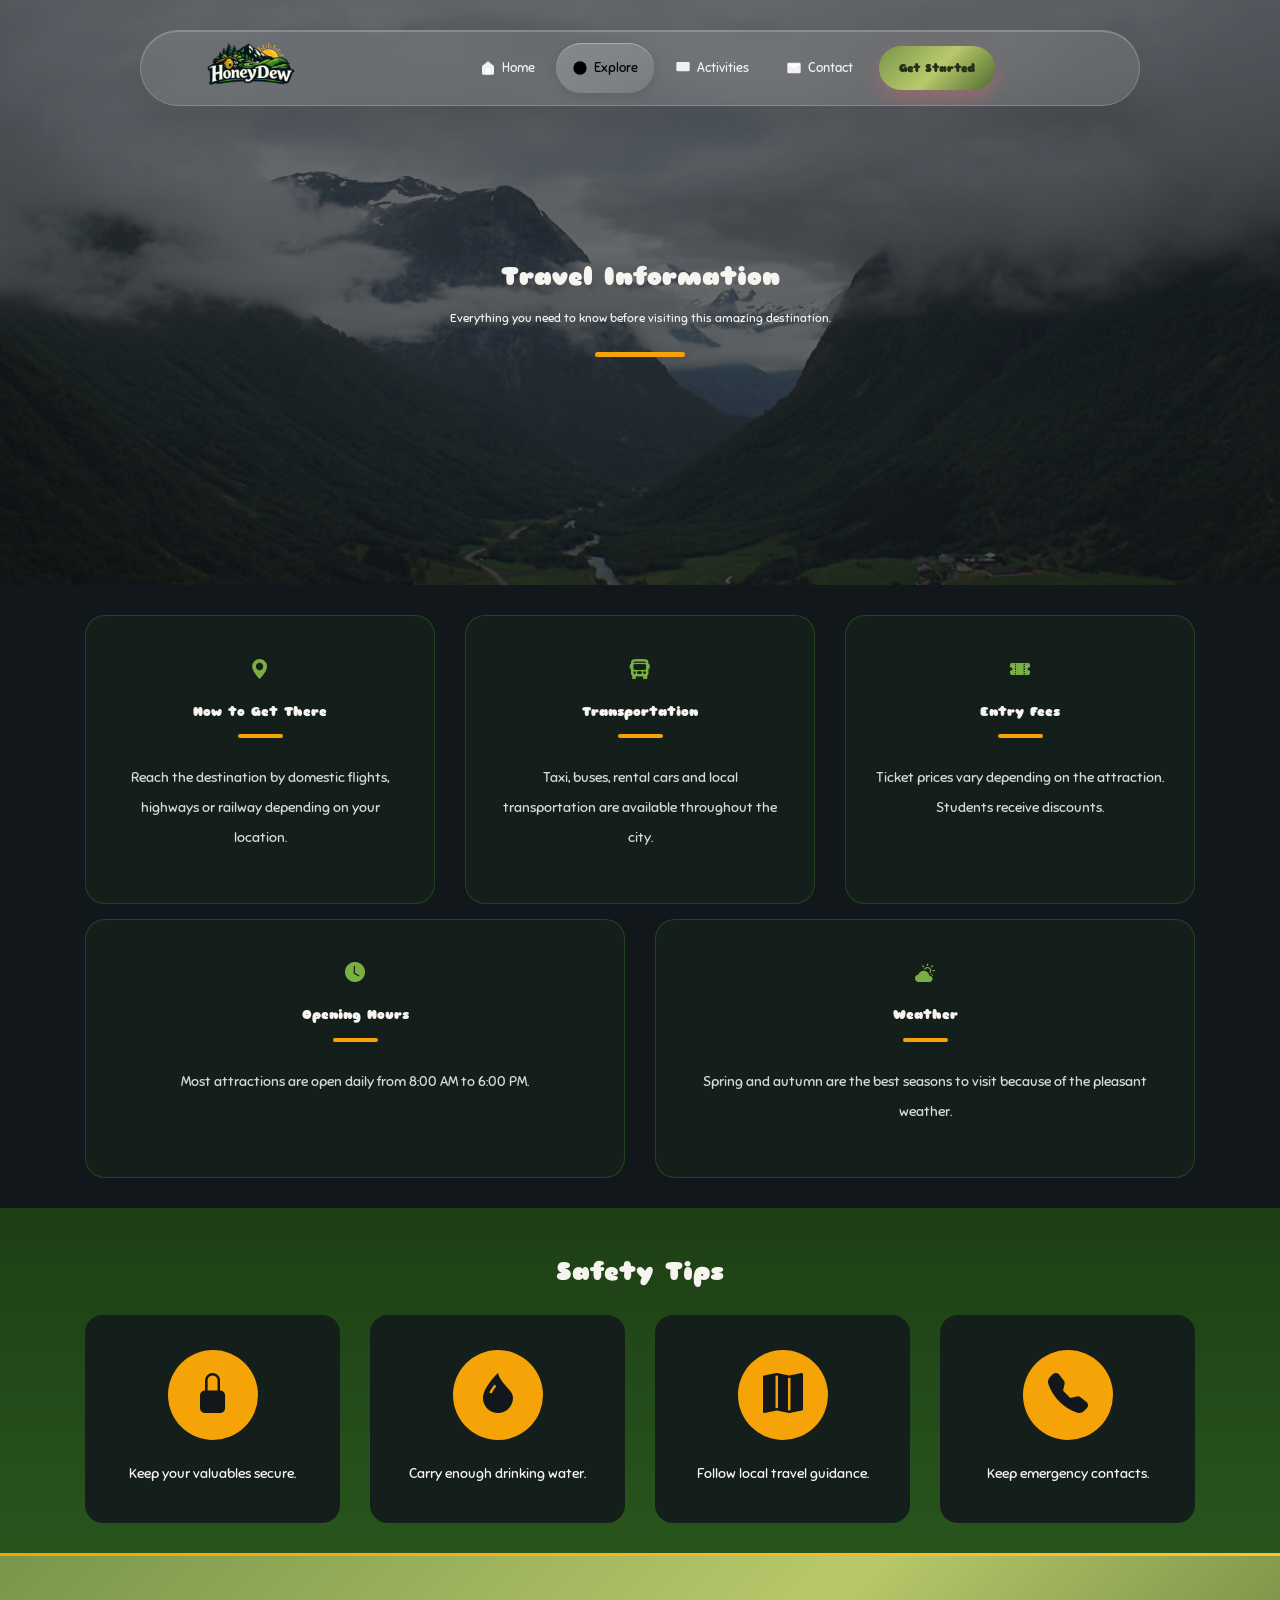
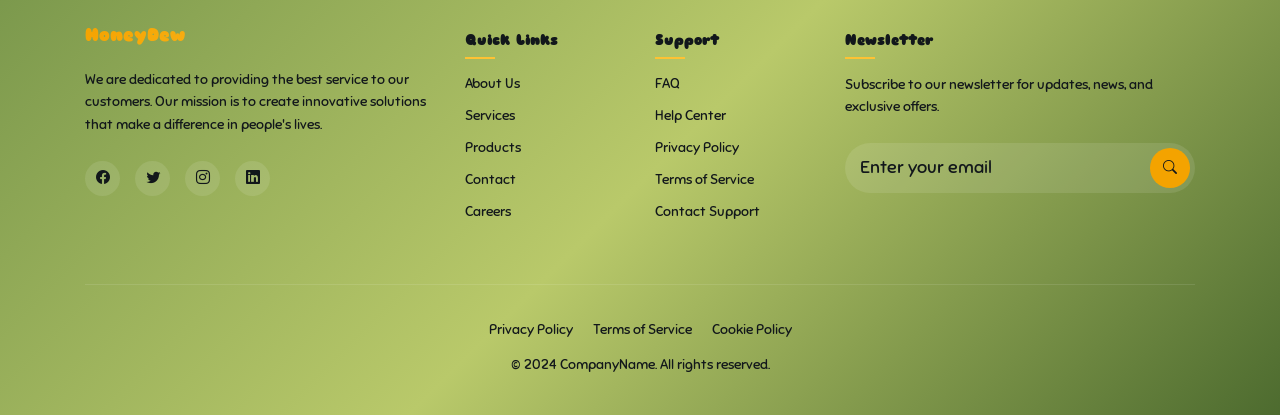
<file: Azadeh Explore.html>
<!doctype html>
<html lang="en">
  <head>
    <meta charset="UTF-8" />
    <meta name="viewport" content="width=device-width, initial-scale=1.0" />
    <title>Document</title>
    <link
      href="https://cdn.jsdelivr.net/npm/bootstrap@5.3.3/dist/css/bootstrap.min.css"
      rel="stylesheet"
    />
    <link
      href="https://maxcdn.bootstrapcdn.com/bootstrap/3.3.7/css/bootstrap.min.css"
      rel="stylesheet"
      integrity="sha384-BVYiiSIFeK1dGmJRAkycuHAHRg32OmUcww7on3RYdg4Va+PmSTsz/K68vbdEjh4u"
      crossorigin="anonymous"
    />
    <link
      rel="stylesheet"
      href="https://cdn.jsdelivr.net/npm/bootstrap-icons@1.11.3/font/bootstrap-icons.min.css"
    />
    <link rel="stylesheet" href="style.css" />
    <link rel="stylesheet" href="Azadeh style.css" />

    <link rel="preconnect" href="https://fonts.googleapis.com" />
    <link rel="preconnect" href="https://fonts.gstatic.com" crossorigin />
    <link
      href="https://fonts.googleapis.com/css2?family=Sniglet:wght@400;800&display=swap"
      rel="stylesheet"
    />
  </head>
  <body>
    <!-- Floating Background Elements -->
    <div class="floating-elements">
      <div class="floating-circle"></div>
      <div class="floating-circle"></div>
      <div class="floating-circle"></div>
    </div>

    <!-- Advanced Navigation Bar -->
    <nav class="navbar-container">
      <div class="navbar">
        <!-- Brand/Logo -->
        <div class="navbar-brand d-flex">
          <a href="#" class="text-decoration-none"
            ><img
              src="pictures/aca7b375-2e96-413a-af42-244dd7e7b7cf.png"
              alt=""
              class="logo"
              style="height: 9.3rem;"
          /></a>
        </div>
        <!-- Navigation Links -->
        <ul class="navbar-nav" id="navbarNav">
          <li class="nav-item">
            <a href="index.html" class="nav-link ">
              <svg class="nav-icon" viewBox="0 0 24 24">
                <path d="M3 9l9-7 9 7v11a2 2 0 0 1-2 2H5a2 2 0 0 1-2-2z"></path>
                <polyline points="9,22 9,12 15,12 15,22"></polyline>
              </svg>
              <span>Home</span>
            </a>
          </li>
          <li class="nav-item">
            <a href="Azadeh Explore.html" class="nav-link active">
              <svg class="nav-icon" viewBox="0 0 24 24">
                <circle cx="12" cy="12" r="10"></circle>
                <line x1="12" y1="16" x2="12" y2="12"></line>
                <line x1="12" y1="8" x2="12.01" y2="8"></line>
              </svg>
              <span>Explore</span>
            </a>
          </li>
          <li class="nav-item">
            <a href="activities.html" class="nav-link">
              <svg class="nav-icon" viewBox="0 0 24 24">
                <rect x="2" y="3" width="20" height="14" rx="2" ry="2"></rect>
                <line x1="8" y1="21" x2="16" y2="21"></line>
                <line x1="12" y1="17" x2="12" y2="21"></line>
              </svg>
              <span>Activities</span>
            </a>
          </li>
          <li class="nav-item">
            <a href="contact.html" class="nav-link">
              <svg class="nav-icon" viewBox="0 0 24 24">
                <path
                  d="M4 4h16c1.1 0 2 .9 2 2v12c0 1.1-.9 2-2 2H4c-1.1 0-2-.9-2-2V6c0-1.1.9-2 2-2z"
                ></path>
                <polyline points="22,6 12,13 2,6"></polyline>
              </svg>
              <span>Contact</span>
            </a>
          </li>
          <li class="nav-item">
            <a href="#cta" class="cta-button"> Get Started </a>
          </li>
        </ul>

        <!-- Mobile Toggle -->
        <button class="mobile-toggle" id="mobileToggle">
          <div class="hamburger">
            <span></span>
            <span></span>
            <span></span>
          </div>
        </button>
      </div>
    </nav>

    <!-- Mobile Menu Overlay -->
    <div class="mobile-menu-overlay" id="mobileMenuOverlay"></div>

    <!-- Mobile Menu -->
    <div class="mobile-menu" id="mobileMenu">
      <div class="mobile-menu-header">
        <a href="#" class="mobile-menu-brand">
          <div class="logo-icon"></div>
          <span class="brand-text">HoneyDew</span>
        </a>
        <button class="mobile-menu-close" id="mobileMenuClose">
          <span>×</span>
        </button>
      </div>

      <ul class="mobile-menu-nav">
        <li class="mobile-menu-item">
          <a href="#home" class="mobile-menu-link active">
            <svg class="mobile-menu-icon" viewBox="0 0 24 24">
              <path d="M3 9l9-7 9 7v11a2 2 0 0 1-2 2H5a2 2 0 0 1-2-2z"></path>
              <polyline points="9,22 9,12 15,12 15,22"></polyline>
            </svg>
            <span>Home</span>
          </a>
        </li>
        <li class="mobile-menu-item">
          <a href="#explore" class="mobile-menu-link">
            <svg class="mobile-menu-icon" viewBox="0 0 24 24">
              <circle cx="12" cy="12" r="10"></circle>
              <line x1="12" y1="16" x2="12" y2="12"></line>
              <line x1="12" y1="8" x2="12.01" y2="8"></line>
            </svg>
            <span>Explore</span>
          </a>
        </li>
        <li class="mobile-menu-item">
          <a href="#activities" class="mobile-menu-link">
            <svg class="mobile-menu-icon" viewBox="0 0 24 24">
              <rect x="2" y="3" width="20" height="14" rx="2" ry="2"></rect>
              <line x1="8" y1="21" x2="16" y2="21"></line>
              <line x1="12" y1="17" x2="12" y2="21"></line>
            </svg>
            <span>Activities</span>
          </a>
        </li>
        <li class="mobile-menu-item">
          <a href="#contact" class="mobile-menu-link">
            <svg class="mobile-menu-icon" viewBox="0 0 24 24">
              <path
                d="M4 4h16c1.1 0 2 .9 2 2v12c0 1.1-.9 2-2 2H4c-1.1 0-2-.9-2-2V6c0-1.1.9-2 2-2z"
              ></path>
              <polyline points="22,6 12,13 2,6"></polyline>
            </svg>
            <span>Contact</span>
          </a>
        </li>
      </ul>

      <div class="mobile-cta">
        <a href="#cta" class="mobile-cta-button"> Get Started </a>
      </div>
    </div>

    <!-- Azadeh part -->
    <div class="container-fluid Azadeh px-0">
      <main>
        <!-- HERO -->
        <section class="hero">
          <div class="container mt-5">
            <div class="hero-content text-center mt-5">
              <h1>Travel Information</h1>

              <p>
                Everything you need to know before visiting this amazing
                destination.
              </p>

              <div class="hero-line"></div>
            </div>
          </div>
        </section>

        <!-- Travel Information -->

        <section class="travel-info py-5">
          <div class="container">
            <div class="row g-4">
              <div class="col-lg-4 col-md-6">
                <div class="travel-card">
                  <i class="bi bi-geo-alt-fill"></i>

                  <h3>How to Get There</h3>

                  <div class="title-line"></div>

                  <p>
                    Reach the destination by domestic flights, highways or
                    railway depending on your location.
                  </p>
                </div>
              </div>

              <div class="col-lg-4 col-md-6">
                <div class="travel-card">
                  <i class="bi bi-bus-front-fill"></i>

                  <h3>Transportation</h3>

                  <div class="title-line"></div>

                  <p>
                    Taxi, buses, rental cars and local transportation are
                    available throughout the city.
                  </p>
                </div>
              </div>

              <div class="col-lg-4 col-md-6">
                <div class="travel-card">
                  <i class="bi bi-ticket-perforated-fill"></i>

                  <h3>Entry Fees</h3>

                  <div class="title-line"></div>

                  <p>
                    Ticket prices vary depending on the attraction. Students
                    receive discounts.
                  </p>
                </div>
              </div>

              <div class="col-lg-6">
                <div class="travel-card">
                  <i class="bi bi-clock-fill"></i>

                  <h3>Opening Hours</h3>

                  <div class="title-line"></div>

                  <p>
                    Most attractions are open daily from 8:00 AM to 6:00 PM.
                  </p>
                </div>
              </div>

              <div class="col-lg-6">
                <div class="travel-card">
                  <i class="bi bi-cloud-sun-fill"></i>

                  <h3>Weather</h3>

                  <div class="title-line"></div>

                  <p>
                    Spring and autumn are the best seasons to visit because of
                    the pleasant weather.
                  </p>
                </div>
              </div>
            </div>
          </div>
        </section>

        <!-- Safety -->

        <section class="safety py-5">
          <div class="container">
            <h2 class="text-center mb-5">Safety Tips</h2>

            <div class="row g-4">
              <div class="col-lg-3 col-sm-6">
                <div class="tip">
                  <div class="circle">
                    <i class="bi bi-lock-fill"></i>
                  </div>

                  <p>Keep your valuables secure.</p>
                </div>
              </div>

              <div class="col-lg-3 col-sm-6">
                <div class="tip">
                  <div class="circle">
                    <i class="bi bi-droplet-fill"></i>
                  </div>

                  <p>Carry enough drinking water.</p>
                </div>
              </div>

              <div class="col-lg-3 col-sm-6">
                <div class="tip">
                  <div class="circle">
                    <i class="bi bi-map-fill"></i>
                  </div>

                  <p>Follow local travel guidance.</p>
                </div>
              </div>

              <div class="col-lg-3 col-sm-6">
                <div class="tip">
                  <div class="circle">
                    <i class="bi bi-telephone-fill"></i>
                  </div>

                  <p>Keep emergency contacts.</p>
                </div>
              </div>
            </div>
          </div>
        </section>
      </main>
    </div>

    <!--footer-->

    <footer class="footer" style="color: #12171b">
      <div class="container">
        <div class="row">
          <div class="col-lg-4 footer-section">
            <div class="footer-logo">HoneyDew</div>
            <p class="footer-about">
              We are dedicated to providing the best service to our customers.
              Our mission is to create innovative solutions that make a
              difference in people's lives.
            </p>
            <div class="social-links">
              <a href="#" class="social-icon"><i class="bi bi-facebook"></i></a>
              <a href="#" class="social-icon"><i class="bi bi-twitter"></i></a>
              <a href="#" class="social-icon"
                ><i class="bi bi-instagram"></i
              ></a>
              <a href="#" class="social-icon"><i class="bi bi-linkedin"></i></a>
            </div>
          </div>

          <div class="col-lg-2 col-md-6 footer-section">
            <h5>Quick Links</h5>
            <ul class="footer-links">
              <li><a href="#">About Us</a></li>
              <li><a href="#">Services</a></li>
              <li><a href="#">Products</a></li>
              <li><a href="#">Contact</a></li>
              <li><a href="#">Careers</a></li>
            </ul>
          </div>

          <div class="col-lg-2 col-md-6 footer-section">
            <h5>Support</h5>
            <ul class="footer-links">
              <li><a href="#">FAQ</a></li>
              <li><a href="#">Help Center</a></li>
              <li><a href="#">Privacy Policy</a></li>
              <li><a href="#">Terms of Service</a></li>
              <li><a href="#">Contact Support</a></li>
            </ul>
          </div>

          <div class="col-lg-4 footer-section">
            <h5>Newsletter</h5>
            <p class="footer-about">
              Subscribe to our newsletter for updates, news, and exclusive
              offers.
            </p>
            <div class="footer-newsletter">
              <input type="email" placeholder="Enter your email" />
              <button class="newsletter-btn">
                <i class="bi bi-search"></i>
              </button>
            </div>
          </div>
        </div>

        <div class="footer-bottom">
          <ul class="footer-bottom-links">
            <li><a href="#">Privacy Policy</a></li>
            <li><a href="#">Terms of Service</a></li>
            <li><a href="#">Cookie Policy</a></li>
          </ul>
          <p>© 2024 CompanyName. All rights reserved.</p>
        </div>
      </div>
    </footer>

    <script
      src="https://cdn.jsdelivr.net/npm/bootstrap@5.3.8/dist/js/bootstrap.bundle.min.js"
      integrity="sha384-FKyoEForCGlyvwx9Hj09JcYn3nv7wiPVlz7YYwJrWVcXK/BmnVDxM+D2scQbITxI"
      crossorigin="anonymous"
    ></script>
    <script src="app.js"></script>
  </body>
</html>
</file>
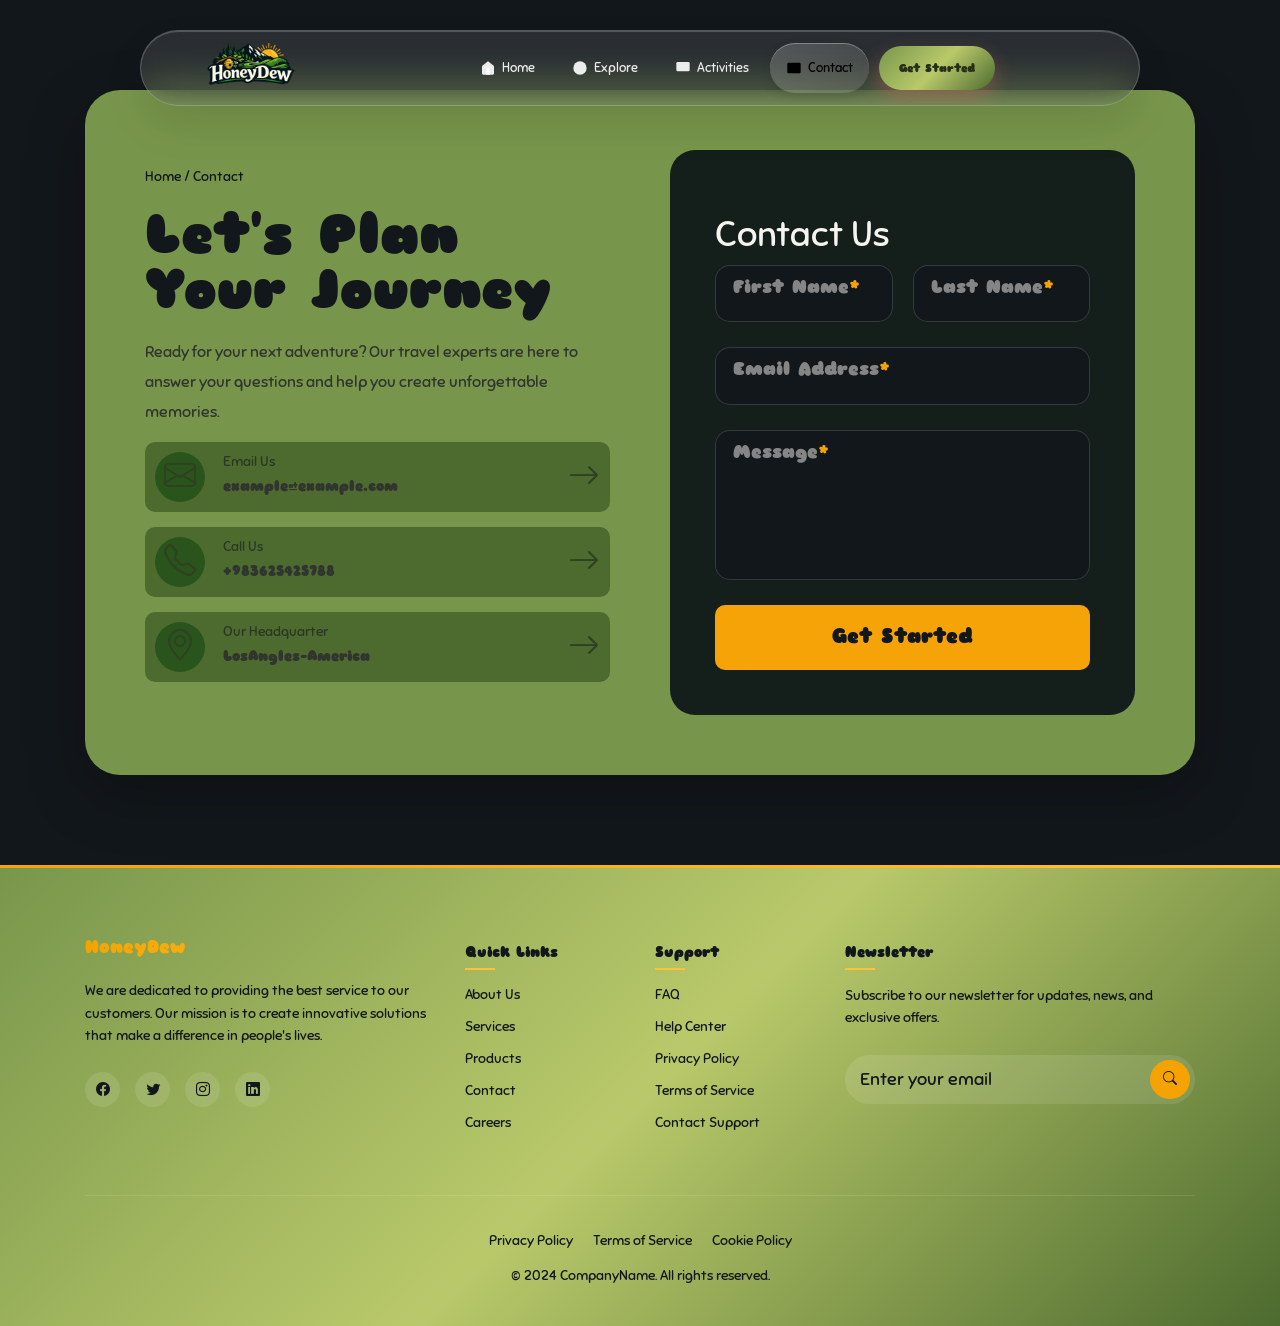
<file: contact.html>
<!doctype html>
<html lang="en">
  <head>
    <meta charset="UTF-8" />
    <meta name="viewport" content="width=device-width, initial-scale=1.0" />
    <title>HoneyDew</title>
    <link
      href="https://cdn.jsdelivr.net/npm/bootstrap@5.3.8/dist/css/bootstrap.min.css"
      rel="stylesheet"
      integrity="sha384-sRIl4kxILFvY47J16cr9ZwB07vP4J8+LH7qKQnuqkuIAvNWLzeN8tE5YBujZqJLB"
      crossorigin="anonymous"
    />
    <link
      rel="stylesheet"
      href="https://cdn.jsdelivr.net/npm/bootstrap-icons@1.13.1/font/bootstrap-icons.min.css"
    />
    <link
      rel="stylesheet"
      href="https://maxcdn.bootstrapcdn.com/bootstrap/3.3.7/css/bootstrap.min.css"
    />

    <link rel="stylesheet" href="style.css" />

    <link rel="preconnect" href="https://fonts.googleapis.com" />
    <link rel="preconnect" href="https://fonts.gstatic.com" crossorigin />
    <link
      href="https://fonts.googleapis.com/css2?family=Sniglet:wght@400;800&display=swap"
      rel="stylesheet"
    />
  </head>
  <body>
    <!-- Advanced Navigation Bar -->
    <nav class="navbar-container">
      <div class="navbar">
        <!-- Brand/Logo -->
        <div class="navbar-brand d-flex">
          <a href="#" class="text-decoration-none"
            ><img
              src="pictures/aca7b375-2e96-413a-af42-244dd7e7b7cf.png"
              alt=""
              class="logo"
          /></a>
        </div>
        <!-- Navigation Links -->
        <ul class="navbar-nav" id="navbarNav">
          <li class="nav-item">
            <a href="index.html" class="nav-link">
              <svg class="nav-icon" viewBox="0 0 24 24">
                <path d="M3 9l9-7 9 7v11a2 2 0 0 1-2 2H5a2 2 0 0 1-2-2z"></path>
                <polyline points="9,22 9,12 15,12 15,22"></polyline>
              </svg>
              <span>Home</span>
            </a>
          </li>
          <li class="nav-item">
            <a href="Azadeh Explore.html" class="nav-link">
              <svg class="nav-icon" viewBox="0 0 24 24">
                <circle cx="12" cy="12" r="10"></circle>
                <line x1="12" y1="16" x2="12" y2="12"></line>
                <line x1="12" y1="8" x2="12.01" y2="8"></line>
              </svg>
              <span>Explore</span>
            </a>
          </li>
          <li class="nav-item">
            <a href="activities.html" class="nav-link">
              <svg class="nav-icon" viewBox="0 0 24 24">
                <rect x="2" y="3" width="20" height="14" rx="2" ry="2"></rect>
                <line x1="8" y1="21" x2="16" y2="21"></line>
                <line x1="12" y1="17" x2="12" y2="21"></line>
              </svg>
              <span>Activities</span>
            </a>
          </li>
          <li class="nav-item">
            <a href="contact.html" class="nav-link active">
              <svg class="nav-icon" viewBox="0 0 24 24">
                <path
                  d="M4 4h16c1.1 0 2 .9 2 2v12c0 1.1-.9 2-2 2H4c-1.1 0-2-.9-2-2V6c0-1.1.9-2 2-2z"
                ></path>
                <polyline points="22,6 12,13 2,6"></polyline>
              </svg>
              <span>Contact</span>
            </a>
          </li>
          <li class="nav-item">
            <a href="#cta" class="cta-button"> Get Started </a>
          </li>
        </ul>

        <!-- Mobile Toggle -->
        <button class="mobile-toggle" id="mobileToggle">
          <div class="hamburger">
            <span></span>
            <span></span>
            <span></span>
          </div>
        </button>
      </div>
    </nav>
    <section class="contact-section">
      <div class="container">
        <div class="contact-wrapper">
          <!-- Left Side -->
          <div class="contact-info">
            <span class="page-path"> Home / Contact </span>

            <h1>
              Let's Plan <br />
              Your Journey
            </h1>

            <p>
              Ready for your next adventure? Our travel experts are here to
              answer your questions and help you create unforgettable memories.
            </p>

            <div class="info-box">
              <div class="icon-box">
                <i class="bi bi-envelope"></i>
              </div>
              <div class="info-content">
                <span>Email Us</span>
                <p>example@example.com</p>
              </div>
              <i class="bi bi-arrow-right arrow"></i>
            </div>

            <div class="info-box">
              <div class="icon-box">
                <i class="bi bi-telephone"></i>
              </div>
              <div class="info-content">
                <span>Call Us</span>
                <p>+983625425788</p>
              </div>
              <i class="bi bi-arrow-right arrow"></i>
            </div>

            <div class="info-box">
              <div class="icon-box">
                <i class="bi bi-geo-alt"></i>
              </div>
              <div class="info-content">
                <span>Our Headquarter</span>
                <p>LosAngles-America</p>
              </div>
              <i class="bi bi-arrow-right arrow"></i>
            </div>
          </div>

          <!-- Right Side -->
          <div class="contact-form">
            <div class="form">
              <div id="signup">
                <h1>Contact Us</h1>

                <form action="#" method="post">
                  <div class="top-row">
                    <div class="field-wrap">
                      <label> First Name<span class="req">*</span> </label>
                      <input type="text" required autocomplete="off" />
                    </div>

                    <div class="field-wrap">
                      <label> Last Name<span class="req">*</span> </label>
                      <input type="text" required autocomplete="off" />
                    </div>
                  </div>

                  <div class="field-wrap">
                    <label> Email Address<span class="req">*</span> </label>
                    <input type="email" required autocomplete="off" />
                  </div>

                  <div class="field-wrap">
                    <label> Message<span class="req">*</span> </label>
                    <textarea></textarea>
                  </div>

                  <button type="submit" class="button button-block">
                    Get Started
                  </button>
                </form>
              </div>
            </div>
          </div>
        </div>
      </div>
    </section>

    <footer class="footer" style="color: #12171b">
      <div class="container">
        <div class="row">
          <div class="col-lg-4 footer-section">
            <div class="footer-logo">HoneyDew</div>
            <p class="footer-about">
              We are dedicated to providing the best service to our customers.
              Our mission is to create innovative solutions that make a
              difference in people's lives.
            </p>
            <div class="social-links">
              <a href="#" class="social-icon"><i class="bi bi-facebook"></i></a>
              <a href="#" class="social-icon"><i class="bi bi-twitter"></i></a>
              <a href="#" class="social-icon"
                ><i class="bi bi-instagram"></i
              ></a>
              <a href="#" class="social-icon"><i class="bi bi-linkedin"></i></a>
            </div>
          </div>

          <div class="col-lg-2 col-md-6 footer-section">
            <h5>Quick Links</h5>
            <ul class="footer-links">
              <li><a href="#">About Us</a></li>
              <li><a href="#">Services</a></li>
              <li><a href="#">Products</a></li>
              <li><a href="#">Contact</a></li>
              <li><a href="#">Careers</a></li>
            </ul>
          </div>

          <div class="col-lg-2 col-md-6 footer-section">
            <h5>Support</h5>
            <ul class="footer-links">
              <li><a href="#">FAQ</a></li>
              <li><a href="#">Help Center</a></li>
              <li><a href="#">Privacy Policy</a></li>
              <li><a href="#">Terms of Service</a></li>
              <li><a href="#">Contact Support</a></li>
            </ul>
          </div>

          <div class="col-lg-4 footer-section">
            <h5>Newsletter</h5>
            <p class="footer-about">
              Subscribe to our newsletter for updates, news, and exclusive
              offers.
            </p>
            <div class="footer-newsletter">
              <input type="email" placeholder="Enter your email" />
              <button class="newsletter-btn">
                <i class="bi bi-search"></i>
              </button>
            </div>
          </div>
        </div>

        <div class="footer-bottom">
          <ul class="footer-bottom-links">
            <li><a href="#">Privacy Policy</a></li>
            <li><a href="#">Terms of Service</a></li>
            <li><a href="#">Cookie Policy</a></li>
          </ul>
          <p>© 2024 CompanyName. All rights reserved.</p>
        </div>
      </div>
    </footer>

    <script
      src="https://cdn.jsdelivr.net/npm/bootstrap@5.3.8/dist/js/bootstrap.bundle.min.js"
      integrity="sha384-FKyoEForCGlyvwx9Hj09JcYn3nv7wiPVlz7YYwJrWVcXK/BmnVDxM+D2scQbITxI"
      crossorigin="anonymous"
    ></script>
    <script src="app.js"></script>
  </body>
</html>
</file>
<file: style.css>
/*
.sniglet-regular {
  font-family: "Sniglet", system-ui;
  font-weight: 400;
  font-style: normal;
}

.sniglet-extrabold {
  font-family: "Sniglet", system-ui;
  font-weight: 800;
  font-style: normal;
}
*/

* {
  margin: 0;
  padding: 0;
  box-sizing: border-box;
}

ol,
ul {
  list-style: none;
}

body {
  font-family: "Sniglet", system-ui;
  font-optical-sizing: auto;
  background: #12171b;
  color: #f6f4ee;
}
@media (max-width: 768px) {
  html {
    font-size: 15px;
  }
}

@media (max-width: 480px) {
  html {
    font-size: 14px;
  }
}
/* ==================== ADVANCED NAVIGATION BAR ==================== */
.navbar-container {
  position: fixed;
  top: 30px;
  left: 50%;
  transform: translateX(-50%);
  z-index: 1000;
  width: calc(100% - 60px);
  max-width: 1000px;
  transition: all 0.4s cubic-bezier(0.25, 0.46, 0.45, 0.94);
}

.navbar {
  background: rgba(255, 255, 255, 0.1);
  backdrop-filter: blur(20px);
  border: 1px solid rgba(255, 255, 255, 0.2);
  border-radius: 50px;
  padding: 12px 25px;
  display: flex;
  align-items: center;
  justify-content: space-between;
  box-shadow:
    0 20px 40px rgba(0, 0, 0, 0.1),
    inset 0 1px 0 rgba(255, 255, 255, 0.2);
  transition: all 0.4s cubic-bezier(0.25, 0.46, 0.45, 0.94);
  position: relative;
  overflow: hidden;
}

.navbar::before {
  content: "";
  position: absolute;
  top: 0;
  left: -100%;
  width: 100%;
  height: 100%;
  background: linear-gradient(
    90deg,
    transparent,
    rgba(255, 255, 255, 0.1),
    transparent
  );
  transition: left 0.8s ease;
}

.navbar:hover::before {
  left: 100%;
}

.navbar:hover {
  transform: translateY(-2px);
  box-shadow:
    0 25px 50px rgba(0, 0, 0, 0.15),
    inset 0 1px 0 rgba(255, 255, 255, 0.3);
}

/* ==================== LOGO SECTION ==================== */
.navbar-brand {
  display: flex;
  align-items: center;
  gap: 12px;
  text-decoration: none;
  color: white;
  font-size: 1.4rem;
  z-index: 2;
}
.logo {
  height: 9.3rem;
  width: auto;
  overflow: hidden;
}

/* ==================== NAVIGATION LINKS ==================== */
.navbar-nav {
  display: flex;
  align-items: center;
  gap: 5px;
  list-style: none;
  z-index: 2;
  position: relative;
}

/* Desktop navigation styles */
@media (min-width: 993px) {
  .navbar-nav {
    display: flex !important;
    position: static !important;
    opacity: 1 !important;
    visibility: visible !important;
    transform: none !important;
    background: none !important;
    border: none !important;
    padding: 0 !important;
    box-shadow: none !important;
    flex-direction: row !important;
  }
}

.nav-item {
  position: relative;
}

.nav-link {
  display: flex;
  align-items: center;
  gap: 6px;
  padding: 10px 16px;
  text-decoration: none;
  color: rgba(255, 255, 255, 0.9);
  font-weight: 500;
  font-size: 1.3rem;
  border-radius: 25px;
  transition: all 0.3s cubic-bezier(0.25, 0.46, 0.45, 0.94);
  position: relative;
  overflow: hidden;
  white-space: nowrap;
}

.nav-link::before {
  content: "";
  position: absolute;
  top: 0;
  left: 0;
  width: 100%;
  height: 100%;
  background: linear-gradient(
    135deg,
    rgba(255, 255, 255, 0.1),
    rgba(255, 255, 255, 0.05)
  );
  border-radius: 25px;
  opacity: 0;
  transition: opacity 0.3s ease;
}

.nav-link:hover::before {
  opacity: 1;
}

.nav-link:hover {
  color: white;
  transform: translateY(-2px);
  box-shadow: 0 8px 20px rgba(0, 0, 0, 0.15);
}

.nav-link.active {
  background: linear-gradient(
    135deg,
    rgba(255, 255, 255, 0.2),
    rgba(255, 255, 255, 0.1)
  );
  color: white;
  box-shadow:
    inset 0 1px 0 rgba(255, 255, 255, 0.3),
    0 4px 12px rgba(0, 0, 0, 0.1);
}
.nav-icon {
  width: 16px;
  height: 16px;
  fill: currentColor;
  transition: transform 0.3s ease;
}

.nav-link:hover .nav-icon {
  transform: scale(1.1);
}

/* ==================== MOBILE MENU TOGGLE ==================== */
.mobile-toggle {
  display: none;
  background: none;
  border: none;
  color: white;
  font-size: 1.5rem;
  cursor: pointer;
  padding: 8px;
  border-radius: 50%;
  transition: all 0.3s ease;
  z-index: 1001;
  position: relative;
  flex-shrink: 0;
}

.mobile-toggle:hover {
  background: rgba(255, 255, 255, 0.1);
  transform: scale(1.1);
}

.hamburger {
  display: flex;
  flex-direction: column;
  gap: 4px;
  width: 24px;
  height: 18px;
  justify-content: center;
}

.hamburger span {
  width: 24px;
  height: 2px;
  background: white;
  border-radius: 2px;
  transition: all 0.3s ease;
  display: block;
}

.mobile-toggle.active .hamburger span:nth-child(1) {
  transform: rotate(45deg) translate(6px, 6px);
}

.mobile-toggle.active .hamburger span:nth-child(2) {
  opacity: 0;
  transform: translateX(-20px);
}

.mobile-toggle.active .hamburger span:nth-child(3) {
  transform: rotate(-45deg) translate(6px, -6px);
} /* ==================== CTA BUTTON ==================== */
.cta-button {
  background: linear-gradient(135deg, #78964b 0%, #b9c96a 50%, #4d6b2f 100%);
  color: #262f17;
  text-decoration: none;
  padding: 10px 20px;
  border-radius: 25px;
  font-weight: 600;
  font-size: 1.1rem;
  box-shadow: 0 8px 20px rgba(255, 107, 107, 0.3);
  transition: all 0.3s ease;
  white-space: nowrap;
  margin-left: 5px;
}

.cta-button:hover {
  transform: translateY(-1px);
  box-shadow: 0 10px 20px rgba(255, 107, 107, 0.4);
} /* ==================== MOBILE RESPONSIVE ==================== */
@media (max-width: 992px) {
  .navbar-container {
    top: 20px;
    width: calc(100% - 30px);
  }

  .navbar {
    padding: 12px 20px;
    position: relative;
  }

  .mobile-toggle {
    display: flex !important;
    align-items: center;
    justify-content: center;
  }

  /* Hide desktop navigation on mobile */
  .navbar-nav {
    display: none;
  }

  .brand-text {
    font-size: 1.2rem;
  }
}

/* Mobile Menu Overlay */
.mobile-menu-overlay {
  position: fixed;
  top: 0;
  left: 0;
  width: 100%;
  height: 100vh;
  background: rgba(0, 0, 0, 0.8);
  backdrop-filter: blur(10px);
  z-index: 1500;
  opacity: 0;
  visibility: hidden;
  transition: all 0.3s ease;
}

.mobile-menu-overlay.active {
  opacity: 1;
  visibility: visible;
}

/* Mobile Menu Container */
.mobile-menu {
  position: fixed;
  top: 0;
  left: 0;
  width: 100%;
  height: 100vh;
  background: linear-gradient(135deg, #78964b 0%, #b9c96a 50%, #4d6b2f 100%);
  z-index: 1600;
  transform: translateY(-100%);
  transition: transform 0.4s cubic-bezier(0.25, 0.46, 0.45, 0.94);
  overflow-y: auto;
}

.mobile-menu.active {
  transform: translateY(0);
}

/* Mobile Menu Header */
.mobile-menu-header {
  display: flex;
  justify-content: space-between;
  align-items: center;
  padding: 30px 30px 20px;
  border-bottom: 1px solid rgba(255, 255, 255, 0.1);
}

.mobile-menu-brand {
  display: flex;
  align-items: center;
  gap: 12px;
  text-decoration: none;
  color: white;
  font-weight: 400;
  font-size: 1.4rem;
}

.mobile-menu-close {
  background: none;
  border: none;
  color: white;
  font-size: 2rem;
  cursor: pointer;
  padding: 8px;
  border-radius: 50%;
  transition: all 0.3s ease;
  display: flex;
  align-items: center;
  justify-content: center;
  width: 48px;
  height: 48px;
}

.mobile-menu-close:hover {
  background: rgba(255, 255, 255, 0.1);
  transform: scale(1.1);
}

/* Mobile Menu Navigation */
.mobile-menu-nav {
  padding: 40px 30px;
  list-style: none;
}

.mobile-menu-item {
  margin-bottom: 8px;
}

.mobile-menu-link {
  display: flex;
  align-items: center;
  gap: 16px;
  padding: 20px 24px;
  text-decoration: none;
  color: rgba(255, 255, 255, 0.9);
  font-weight: 500;
  font-size: 1.1rem;
  border-radius: 20px;
  transition: all 0.3s ease;
  background: rgba(255, 255, 255, 0.05);
  border: 1px solid rgba(255, 255, 255, 0.1);
  margin-bottom: 12px;
}

.mobile-menu-link:hover,
.mobile-menu-link.active {
  background: rgba(255, 255, 255, 0.15);
  color: white;
  transform: translateX(8px);
  border-color: rgba(255, 255, 255, 0.2);
}

.mobile-menu-icon {
  width: 24px;
  height: 24px;
  fill: currentColor;
}

.mobile-cta {
  margin: 30px 30px 40px;
}

.mobile-cta-button {
  display: block;
  width: 100%;
  background: linear-gradient(135deg, #f4a300, #ffc233);
  color: white;
  text-decoration: none;
  padding: 20px;
  border-radius: 20px;
  font-weight: 400;
  font-size: 1.1rem;
  text-align: center;
  box-shadow: 0 10px 30px rgba(255, 107, 107, 0.3);
  transition: all 0.3s ease;
}

.mobile-cta-button:hover {
  transform: translateY(-2px);
  box-shadow: 0 15px 40px rgba(255, 107, 107, 0.4);
}

@media (max-width: 768px) {
  .navbar-container {
    width: calc(100% - 30px);
  }
}

@media (max-width: 480px) {
  .navbar-container {
    width: calc(100% - 20px);
    top: 15px;
  }

  .navbar {
    padding: 10px 15px;
  }

  .navbar-brand {
    gap: 8px;
  }

  .logo-icon {
    width: 35px;
    height: 35px;
  }

  .brand-text {
    font-size: 1.1rem;
  }
}

/* contact  */

body {
  background: #12171b;
}

.contact-section {
  padding: 90px 0;
}

.contact-wrapper {
  border-radius: 35px;

  padding: 60px;

  display: flex;
  align-items: center;
  gap: 60px;
  box-shadow: 0 20px 60px rgba(0, 0, 0, 0.25);
  background: #78964b;
}

.contact-info,
.contact-form {
  flex: 1;
}
.page-path {
  color: #12171b;

  font-size: 14px;
}

.contact-info h1 {
  font-size: 55px;

  font-weight: 700;

  color: #12171b;

  line-height: 1;

  margin: 20px 0;
  text-align: left;
}

.contact-info p {
  color: #30352f;
  font-size: 16px;
  line-height: 30px;
  max-width: 450px;
}
.info-box {
  background: rgba(20, 31, 27, 0.15);
  padding: 18px 20px;
  margin: 15px 0;
  border-radius: 20px;
  display: flex;
  align-items: center;
  gap: 18px;
  transition: 0.3s;
}
.info-box:hover {
  transform: translateX(8px);
  background: #29551d;
}

.icon-box {
  width: 50px;
  height: 50px;
  border-radius: 50%;
  background: #29551d;
  color: #f5a306;
  display: flex;
  align-items: center;
  justify-content: center;
  font-size: 22px;
  transition: 0.3s;
}
.info-box:hover .icon-box {
  background: #f5a306;
  color: #12171b;
}
.info-content span {
  font-size: 14px;
  color: #12171b;
  opacity: 0.6;
}
.info-content p {
  margin: 3px 0 0;
  font-size: 15px;
  font-weight: 600;
}
.arrow {
  margin-left: auto;
  color: #f5a306;
}
.info-box p {
  font-size: 14px;
  margin: 0;
}
.info-box i {
  font-size: 20px;
}
.info-box .gray-text {
  color: #12171b;
  font-weight: 100;
  margin: 0;
}

/* Links */

a {
  text-decoration: none;
  color: #f5a306;
  transition: 0.3s ease;
}

a:hover {
  color: #29551d;
}

/* Form Container */

.form {
  width: 100%;

  background: #141f1b;

  padding: 45px;

  margin: 0;

  border-radius: 25px;
}

/* Labels */

label {
  position: absolute;

  transform: translateY(10px);

  left: 18px;

  color: rgba(246, 244, 238, 0.5);

  transition: 0.3s;

  pointer-events: none;

  font-size: 18px;
}

label .req {
  color: #f5a306;
}

/* Inputs */

input,
textarea {
  font-size: 18px;

  display: block;

  width: 100%;

  padding: 15px 18px;

  background: #12171b;

  border: 1px solid rgba(246, 244, 238, 0.15);

  color: #f6f4ee;

  border-radius: 15px;

  transition: 0.3s;
}

input:focus,
textarea:focus {
  outline: none;

  border-color: #f5a306;

  box-shadow: 0 0 0 3px rgba(245, 163, 6, 0.15);
}

textarea {
  min-height: 150px;

  resize: none;
}

/* Field */

.field-wrap {
  position: relative;

  margin-bottom: 25px;
}

/* Two columns */

.top-row {
  display: flex;

  gap: 20px;
}

.top-row > div {
  width: 50%;
}

/* Button */

.button {
  border: none;

  outline: none;

  width: 100%;

  padding: 18px;

  font-size: 20px;

  font-weight: 700;

  border-radius: 10px;

  background: #f5a306;

  color: #12171b;

  cursor: pointer;

  transition: 0.3s;
}

.button:hover,
.button:focus {
  background: #29551d;

  color: #f6f4ee;
}

/* Full button */

.button-block {
  display: block;
}

@media (max-width: 900px) {
  .contact-wrapper {
    flex-direction: column;

    padding: 30px;
  }

  .contact-info h1 {
    font-size: 40px;
  }

  .contact-form {
    padding: 25px;
  }

  .top-row {
    flex-direction: column;
  }

  .top-row > div {
    width: 100%;
  }
}
/*==========================================
FOOTER=======================================*/
.footer {
  background: linear-gradient(135deg, #78964b 0%, #b9c96a 50%, #4d6b2f 100%);
  padding: 70px 0 30px;

  position: relative;
  overflow: hidden;
}

.footer::before {
  content: "";
  position: absolute;
  top: 0;
  left: 0;
  right: 0;
  height: 3px;
  background: linear-gradient(135deg, #f4a300, #ffc233);
}

.footer-logo {
  font-size: 1.8rem;
  font-weight: 700;
  margin-bottom: 20px;
  background: linear-gradient(135deg, #f4a300, #ffc233);
  -webkit-background-clip: text;
  -webkit-text-fill-color: transparent;
}

.footer-about {
  color: #12171b;
  margin-bottom: 25px;
  line-height: 1.6;
}

.footer h5 {
  color: #12171b;
  font-weight: 600;
  margin-bottom: 25px;
  position: relative;
}

.footer h5::after {
  content: "";
  position: absolute;
  left: 0;
  bottom: -10px;
  width: 30px;
  height: 2px;
  background: #ffc233;
}

.footer-links {
  list-style: none;
  padding: 0;
  margin: 0;
}

.footer-links li {
  margin-bottom: 12px;
}

.footer-links a {
  color: #12171b;
  text-decoration: none;
  transition: all 0.3s ease;
  display: inline-block;
}

.footer-links a:hover {
  color: #ffc233;
  transform: translateX(5px);
}

.social-links {
  display: flex;
  gap: 15px;
  margin-top: 20px;
}

.social-icon {
  width: 35px;
  height: 35px;
  background: rgba(255, 255, 255, 0.1);
  border-radius: 50%;
  display: flex;
  align-items: center;
  justify-content: center;
  color: #12171b;
  text-decoration: none;
  transition: all 0.3s ease;
}

.social-icon:hover {
  background: #ffc233;
  transform: translateY(-3px);
  color: #fff;
}

.footer-newsletter {
  position: relative;
  margin-top: 20px;
}

.footer-newsletter input {
  padding: 12px 15px;
  border-radius: 25px;
  border: none;
  width: 100%;
  background: rgba(255, 255, 255, 0.1);
  color: #fff;
  outline: none;
  padding-right: 50px;
}

.footer-newsletter input::placeholder {
  color: #12171b;
}

.newsletter-btn {
  position: absolute;
  right: 5px;
  top: 5px;
  bottom: 5px;
  width: 40px;
  border-radius: 50%;
  background: #f4a300;
  border: none;
  color: #12171b;
  transition: all 0.3s ease;
}

.newsletter-btn:hover {
  background: #ffc233;
}

.footer-bottom {
  margin-top: 50px;
  padding-top: 20px;
  border-top: 1px solid rgba(255, 255, 255, 0.1);
  text-align: center;
  color: #12171b;
}

.footer-bottom-links {
  list-style: none;
  padding: 0;
  margin: 15px 0;
  display: flex;
  justify-content: center;
  gap: 20px;
}

.footer-bottom-links a {
  color: #12171b;
  text-decoration: none;
  transition: color 0.3s ease;
}

.footer-bottom-links a:hover {
  color: #f5a306;
}

@media (max-width: 768px) {
  .footer-section {
    margin-bottom: 40px;
  }
}
/*==============================================
Hero design=======================================*/
.swiper {
  width: 100%;
  height: 100vh; /* Slider yükseklik değeri (vh) cinsinden. */
}

.swiper-wrapper {
  width: 100%;
  height: 100vh; /* Slider yükseklik değeri (vh) cinsinden. */
}

.swiper-slide {
  position: relative;
}

.overlay {
  position: absolute;
  top: 0;
  left: 0;
  width: 100%;
  height: 100%;
  background-color: rgba(0, 0, 0, 0.6);
  z-index: 5;
}

.swiper-slide img {
  width: 100%;
  height: 100%;
  object-fit: cover;
}

.slider-content {
  position: absolute;
  top: 50%;
  left: 50%;
  transform: translate(-50%, -50%);
  width: 50%;
  text-align: center;
  z-index: 10;
}

@media (max-width: 1044px) {
  .slider-content {
    left: 50%;
    transform: translate(-50%, -50%);
  }
}

.slider-content h6 {
  color: #fff;
  font-size: 20px;
  font-weight: 400;
  text-transform: uppercase; /* Tüm karakerleri büyük harfe çevir */
  text-shadow: 2px 2px 4px rgba(0, 0, 0, 0.9);
  letter-spacing: 2px;
  margin-bottom: 10px;
}

.slider-content h1 {
  color: #f5a306;
  font-size: 60px;
  font-weight: 400;
  text-shadow: 2px 2px 4px rgba(0, 0, 0);
  letter-spacing: 3px;
  opacity: 0.9;
  margin-bottom: 10px;
}

.slider-content p {
  color: #fff;
  font-size: 24px;
  font-weight: 400;
  text-shadow: 2px 2px 4px rgba(0, 0, 0, 0.9);
  letter-spacing: 3px;
  opacity: 0.9;
  margin-bottom: 10px;
}

.slider-content span {
  color: #f5a306;
}

.swiper-pagination-bullet {
  height: 10px;
  width: 10px;
  background: #fff;
  opacity: 0.5;
  transition: 0.3s;
}

.swiper-pagination-bullet-active {
  width: 20px;
  opacity: 1;
  border-radius: 7px;
}

.swiper-button-prev,
.swiper-button-next {
  color: #fff;
  font-size: 10px !important;
  background: rgba(0, 0, 0, 0.3);
  border: 0px solid rgba(255, 255, 255, 0.1);
  border-radius: 35px;
  padding: 35px 35px;
  display: flex;
  align-items: center;
  justify-content: center;
  transition: background 0.3s ease;
  text-align: center;
  width: 50px;
  height: 50px;
}

/* Hover efekti */
.swiper-button-prev:hover,
.swiper-button-next:hover {
  background: solid rgba(220, 53, 69, 05);
  border: 1px solid #ff5733;
}

.explorebtn {
  background: #f5a306;
}
.explorebtn:hover {
  color: #f6f4ee;
  background: #fcbc26;
}
.watchbtn {
  color: #f6f4ee;
}
.watchbtn:hover {
  background: #78964b;
  color: #f6f4ee;
}
/*==================================================
plans ============================================*/
:root {
  --black: #12171b;
  --light-black: #141f1b;
  --green: #29551d;
  --yellow: #f5a306;
  --white: #f6f4ee;
}

.tour-packages {
  background-color: #12171b;
  padding: 100px 0;
}

.package-card {
  background: rgba(246, 244, 238, 0.97);
  border-radius: 45px;
  padding: 20px;
  height: 100%;

  border: 3px solid rgba(245, 163, 6, 0.15);

  backdrop-filter: blur(10px);

  transition: all 0.35s ease;
  box-shadow: 0 10px 30px rgba(0, 0, 0, 0.15);
}

.package-card:hover {
  transform: translateY(-12px);
  box-shadow: 0 20px 50px rgba(0, 0, 0, 0.25);
}

.featured {
  border: 3px solid var(--yellow);
}

.package-image {
  width: 100%;
  height: 140px;
  border-radius: 50px;
  overflow: hidden;
  margin-bottom: 25px;
  background: #ddd;
}

.package-image img {
  width: 100%;
  height: 100%;
  object-fit: cover;
  transition: 0.4s;
}

.package-card:hover .package-image img {
  transform: scale(1.08);
}

.package-card h4 {
  color: var(--black);
  font-weight: 700;
  margin: 0;
}

.package-card h3 {
  color: var(--green);
  font-weight: 800;
  margin: 0;
}

.package-card small {
  color: #666;
}

.package-list {
  list-style: none;
  padding: 0;
  margin: 30px 0;
}

.package-list li {
  position: relative;
  padding-left: 34px;
  margin-bottom: 14px;
  color: var(--light-black);
  font-weight: 500;
}

.package-list li::before {
  content: "✓";
  position: absolute;
  left: 0;
  top: 50%;
  transform: translateY(-50%);

  width: 20px;
  height: 20px;

  display: flex;
  align-items: center;
  justify-content: center;

  border-radius: 50%;
  background: var(--yellow);
  color: var(--black);
  font-size: 12px;
  font-weight: bold;
}

.package-btn {
  width: 100%;
  border: none;
  background: var(--green);
  color: var(--white);

  padding: 14px;
  border-radius: 50px;

  font-weight: 600;
  transition: 0.3s;
}

.package-btn:hover {
  background: var(--yellow);
  color: var(--black);
}

@media (max-width: 991px) {
  .package-card {
    border-radius: 35px;
  }

  .package-image {
    height: 200px;
  }
}

/*==================================================
testimonials====================================*/

.testimonial {
  text-align: center;
  color: #f2efe8;
  margin: 80px 30px;
  padding: 30px 40px;
  border-radius: 30px;
  position: relative;
  z-index: 1;
}
.testimonial:before {
  content: "";
  position: absolute;
  top: 0;
  left: 0;
  width: 100%;
  height: 100%;
  background: linear-gradient(135deg, #78964b 0%, #b9c96a 50%, #4d6b2f 100%);
  border-radius: 30px;
  z-index: -1;
}
.testimonial:after {
  content: "";
  position: absolute;
  top: 0;
  left: 0;
  width: 100%;
  height: 100%;
  background-color: #fb8c00;
  border-radius: 30px;
  transform: rotate(-7deg);
  z-index: -2;
}
.testimonial .pic {
  border: 5px solid #f2efe8;
  display: inline-block;
  margin-bottom: 10px;
  width: 100px;
  height: 100px;
  border-radius: 50%;
}
.testimonial .pic img {
  width: 100%;
  height: 100%;
  border-radius: 50%;
}
.testimonial .testimonial-content {
  font-size: 15px;
  letter-spacing: 1px;
  line-height: 30px;
  margin-bottom: 20px;
}
.testimonial .testimonial-title a {
  display: inline-block;
  color: #fb8c00;
  font-size: 20px;
  font-weight: 700;
  letter-spacing: 1px;
  text-transform: uppercase;
}
.testimonial .testimonial-title small {
  color: #f2efe8;
  font-size: 15px;
  font-weight: 700;
  letter-spacing: 1px;
  text-transform: capitalize;
}
.owl-theme .owl-controls {
  margin-top: 0px;
  margin-left: 10px;
  text-align: center;
}
.owl-theme .owl-controls .owl-buttons div {
  display: inline-block;
  opacity: 1;
  background: #fb8c00;
  color: #f2efe8;
  border-radius: 0;
  width: 40px;
  height: 40px;
  line-height: 40px;
  margin-right: 5px;
}
.owl-prev:before,
.owl-next:before {
  content: "\f060";
  font-family: "FontAwesome";
  font-size: 20px;
}
.owl-next:before {
  content: "\f061";
}
/* ==================== The page =====================  */
.con1 {
  width: 100%;
  background: url("https://images.pexels.com/photos/2461573/pexels-photo-2461573.jpeg")
    no-repeat;
  background-size: cover;
  height: 600px;
}
.p1 {
  color: #ffc233;
  text-shadow: 0px 0px 4px #78964b;
  transition: all 0.3s linear;
  width: 220px;
}
.p1:hover {
  font-size: medium;
  color: #163f5b;
  background-color: #f4a300;
  border-radius: 10px;
  padding: 10px;
  width: 220px;
}
.h-1 {
  color: #f5f5f2;
  position: relative;
  width: 250px;
}
.h-1:hover {
  color: #ffc233;
}
.h-1::after {
  content: "";
  position: absolute;
  height: 2px;
  background-color: #ffc233;
  width: 0;
  bottom: -5px;
  left: 50%;
  transform: translateX(-50%);
  transition: all 0.3s ease;
}

.h-1:hover::after {
  width: 100%;
}
.con1 a {
  width: 240px;
  border-radius: 30px;
}
/* =================== carousel-1 ================== */
/* Carousel heading */
.heading {
  display: block;
  text-align: center;
}

/* Container for the entire carousel */
.multi-carousel-container {
  cursor: grab;

  margin: 0 auto;
  max-width: 100%;
  overflow: hidden;
  position: relative;
}

/* Cursor styles for dragging */
.multi-carousel-container.dragging,
#multiCarousel.dragging {
  cursor: grabbing;
}

/* Wrapper for all slides */
.multi-carousel-inner {
  display: flex;
  transition: transform 0.5s cubic-bezier(0.25, 0.46, 0.45, 0.94);
}

/* Individual slide */
.multi-carousel-item,
.clone {
  box-sizing: border-box;
  flex: 0 0 25%;
  padding: 0 5px;
  position: relative; /* Essential for item-number positioning */
}

/* Control buttons */
.multi-carousel-control-prev,
.multi-carousel-control-next {
  align-items: center;
  background-color: #4d6b2f;
  border: none;
  border-radius: 50%;
  color: white;
  cursor: pointer;
  display: flex;
  height: 40px;
  justify-content: center;
  position: absolute;
  text-decoration: none;
  top: 50%;
  transform: translateY(-50%);
  transition: background-color 0.3s ease;
  width: 40px;
  z-index: 10;
}

.multi-carousel-control-prev:hover,
.multi-carousel-control-next:hover {
  background-color: #273617;
}

.multi-carousel-control-prev {
  left: 10px;
}

.multi-carousel-control-next {
  right: 10px;
}

/* Image container with dynamic height */
.img-container {
  border-radius: 1.5rem;
  height: var(--carousel-height, 80vh);
  overflow: hidden;
  position: relative;
}

/* Image styling */
.img-container img,
#carouselInner img {
  height: 100%;
  object-fit: cover;
  object-position: top;
  pointer-events: none;
  user-drag: none;
  width: 100%;
  -webkit-user-drag: none;
  transition: transform 0.3s ease;
}

.img-container:hover img {
  transform: translateZ(0) scale(1.02);
}

/* Item number styling - guaranteed visibility */
.item-number {
  align-items: center;
  background-color: rgba(255, 255, 255, 0.75);
  border-radius: 50%;
  display: inline-flex;
  font-size: 120%;
  font-weight: bold;
  height: 35px;
  justify-content: center;
  left: 1rem;
  position: absolute;
  top: 1rem;
  width: 35px;
  z-index: 2; /* Higher than default but below controls */
  /* Isolation prevents z-index context issues */
  isolation: isolate;
}

/* Carousel cursor styling */
#multiCarousel {
  cursor: grab;
  touch-action: pan-y;
}

/* Disable text selection during drag */
#multiCarousel.dragging {
  user-select: none;
  -webkit-user-select: none;
}

/* Responsive adjustments for screens smaller than 720px (45em) */
@media (max-width: 45em) {
  .multi-carousel-item,
  .clone {
    flex: 0 0 100%;
  }
}
/* here is my card  */
.card {
  background-color: #273422;
  color: #f5f5f2;
  border: 1px solid rgba(255, 255, 255, 0.08);
  border-radius: 10px;
  box-shadow: 0px 0px 5px #273617;
  box-sizing: border-box;
  height: 400px;
  overflow: hidden;
  transition:
    transform 0.35s ease,
    box-shadow 0.35s ease;
}

.card img {
  border-radius: 10px;
  transition: all 0.3s linear;
}
.card:hover img {
  transform: scale(1.15);
  border-radius: 10px;
}
/* Card-link */
.card-link {
  color: #ffc233;
  text-decoration: none;
  transition: all 0.3s ease;
  display: block;
  padding: 10px;
}
.card:hover .card-link {
  color: #ffc233;
  transform: rotateY(10deg);
  font-size: medium;
  text-shadow: 0px 0px 5px #ffc233;
  text-decoration: none;
}
.con2 {
  padding: 80px 0;
  background: linear-gradient(135deg, #2f4120 0%, #42592d 40%, #273617 100%);
}
.con2 h5 {
  color: #f5f5f2;
  position: relative;
  padding: 5px;
  transition: all 0.3s linear;
}
.card:hover h5 {
  color: #ffc233;
}
.card h5::after {
  content: "";
  position: absolute;
  height: 2px;
  background-color: #ffc233;
  width: 0;
  bottom: -5px;
  left: 50%;
  transform: translateX(-50%);
  transition: all 0.3s ease;
}
.card:hover h5::after {
  width: 100%;
}
.card:hover {
  transform: translateY(-8px);
  box-shadow: 0 10px 15px rgba(0, 0, 0, 0.4);
  border-radius: 10px;
}
/* here is my grid  */
.con3 {
  padding: 10px;
  background-color: #273422;
  border-radius: 10px;
}
.myrow {
  padding: 20px;
}
.h-3 {
  width: 350px;
}
.info-box {
  padding: 10px;
  background-color: #4d6b2f;
  transition: all 0.3s linear;
  font-size: x-small;
  border-radius: 10px;
}
.info-box:hover {
  transform: translateY(-12px);
  box-shadow: 0 10px 25px #4d6b2f;
  border-color: #273617;
}
.info-box i {
  color: #2f4120;
  font-size: xx-large;
}
.info-box h5 {
  width: 100%;
}
/* here is my other grid 2  */
.box {
  height: 250px;
  border-radius: 10px;
  padding: 0%;
}
.box img {
  width: 100%;
  height: 250px;
  border-radius: 10px;
}
.h-2 {
  color: #f5f5f2;
  position: relative;
  width: 250px;
}
.h-2:hover {
  color: #ffc233;
}
.h-2::after {
  content: "";
  position: absolute;
  height: 2px;
  background-color: #ffc233;
  width: 0;
  bottom: -5px;
  left: 50%;
  transform: translateX(-50%);
  transition: all 0.3s ease;
}

.h-2:hover::after {
  width: 100%;
}
.box {
  transition: all 0.3s ease;
  overflow: hidden;
}
.box img {
  transition: all 0.3s ease;
}
.box:hover img {
  transform: scale(1.15);
}
/* here is my grid 3  */

.box3 {
  width: 100%;
  background-color: #42592d;
  height: 150px;
  padding: 10px;
  border-radius: 10px;
  border: 1px solid #273422;
  transition: all 0.3s linear;
  box-shadow: 0px 0px 5px #273422;
}
.box3 i {
  background-color: #78964b;
}

.box3:hover {
  transform: translateY(-12px);
  box-shadow: 0 10px 25px #4d6b2f;
  border-color: #273617;
}
</file>
<file: Azadeh style.css>
/*=========================
      COLOR PALETTE
==========================*/

:root{
    --black:#12171B;
    --black-light:#141F1B;
    --green:#29551D;
    --yellow:#F5A306;
    --white:#F6F4EE;
}

.Azadeh{
    background:var(--black);
    color:var(--white);
}


/*=========================
        HERO
==========================*/

.Azadeh .hero{

    height:65vh;

    background:
    linear-gradient(rgba(18,23,27,.65),
    rgba(18,23,27,.65)),
    url(Azadehimage/hero.jpg);

    background-size:cover;
    background-position:center;
    background-attachment:fixed;

    display:flex;
    align-items:center;
}

.Azadeh .hero-content h1{

    font-size:2.5rem;
    font-weight:700;
}

.Azadeh .hero-content p{

    font-size:1.2rem;
    width:60%;
    margin:auto;
    margin-top:20px;
}

.Azadeh .hero-line{

    width:90px;
    height:5px;
    background:var(--yellow);
    margin:25px auto;
    border-radius:20px;
}


/*=========================
     TRAVEL SECTION
==========================*/

.Azadeh .travel-info{

    background:var(--black);
}

.Azadeh .travel-card{

    background:var(--black-light);

    border:1px solid rgba(41,85,29,.7);

    border-radius:20px;

    padding:40px 30px;

    text-align:center;

    transition:.4s;

    height:100%;
}

.Azadeh .travel-card i{

    font-size:2rem;

    color:#7CAF43;

    margin-bottom:20px;

    display:block;
}

.Azadeh .travel-card h3{

    font-size:1.3rem;

    font-weight:600;
}

.Azadeh .title-line{

    width:45px;

    height:4px;

    background:var(--yellow);

    margin:15px auto 25px;

    border-radius:20px;
}

.Azadeh .travel-card p{

    color:#d8d8d8;

    line-height:30px;
}


/* Hover */

.Azadeh .travel-card:hover{

    transform:translateY(-12px);

    border-color:var(--yellow);

    box-shadow:0 15px 35px rgba(0,0,0,.45);
}


/*=========================
      SAFETY
==========================*/

.Azadeh .safety{

    background:linear-gradient(#1d3e15,#29551D);

}

.Azadeh .safety h2{

    font-size:2.5rem;

    font-weight:bold;
}

.Azadeh .tip{

    background:var(--black-light);

    border-radius:18px;

    padding:35px 20px;

    text-align:center;

    transition:.4s;

    height:100%;
}

.Azadeh .circle{

    width:90px;

    height:90px;

    background:var(--yellow);

    border-radius:50%;

    margin:auto;

    display:flex;

    justify-content:center;

    align-items:center;

    margin-bottom:20px;
}

.Azadeh .circle i{

    color:var(--black);

    font-size:40px;
}

.Azadeh .tip p{

    margin:0;

    line-height:28px;
}

.Azadeh .tip:hover{

    transform:translateY(-10px);

    background:#1b2520;
}


/*=========================
      ANIMATION
==========================*/

.Azadeh .travel-card{

    animation:fadeUp .8s ease;
}

.Azadeh .tip{

    animation:fadeUp 1s ease;
}

@keyframes fadeUp{

    from{

        opacity:0;

        transform:translateY(40px);
    }

    to{

        opacity:1;

        transform:translateY(0);
    }
}


/*=========================
      RESPONSIVE
==========================*/

@media(max-width:992px){

.Azadeh .hero-content h1{

font-size:2.6rem;

}

.Azadeh .hero-content p{

width:90%;

}

}


@media(max-width:768px){

.Azadeh .hero{

height:55vh;

}

.Azadeh .hero-content h1{

font-size:2rem;

}

.Azadeh .hero-content p{

font-size:16px;

}

.Azadeh .travel-card{

padding:30px 20px;

}

}
</file>
